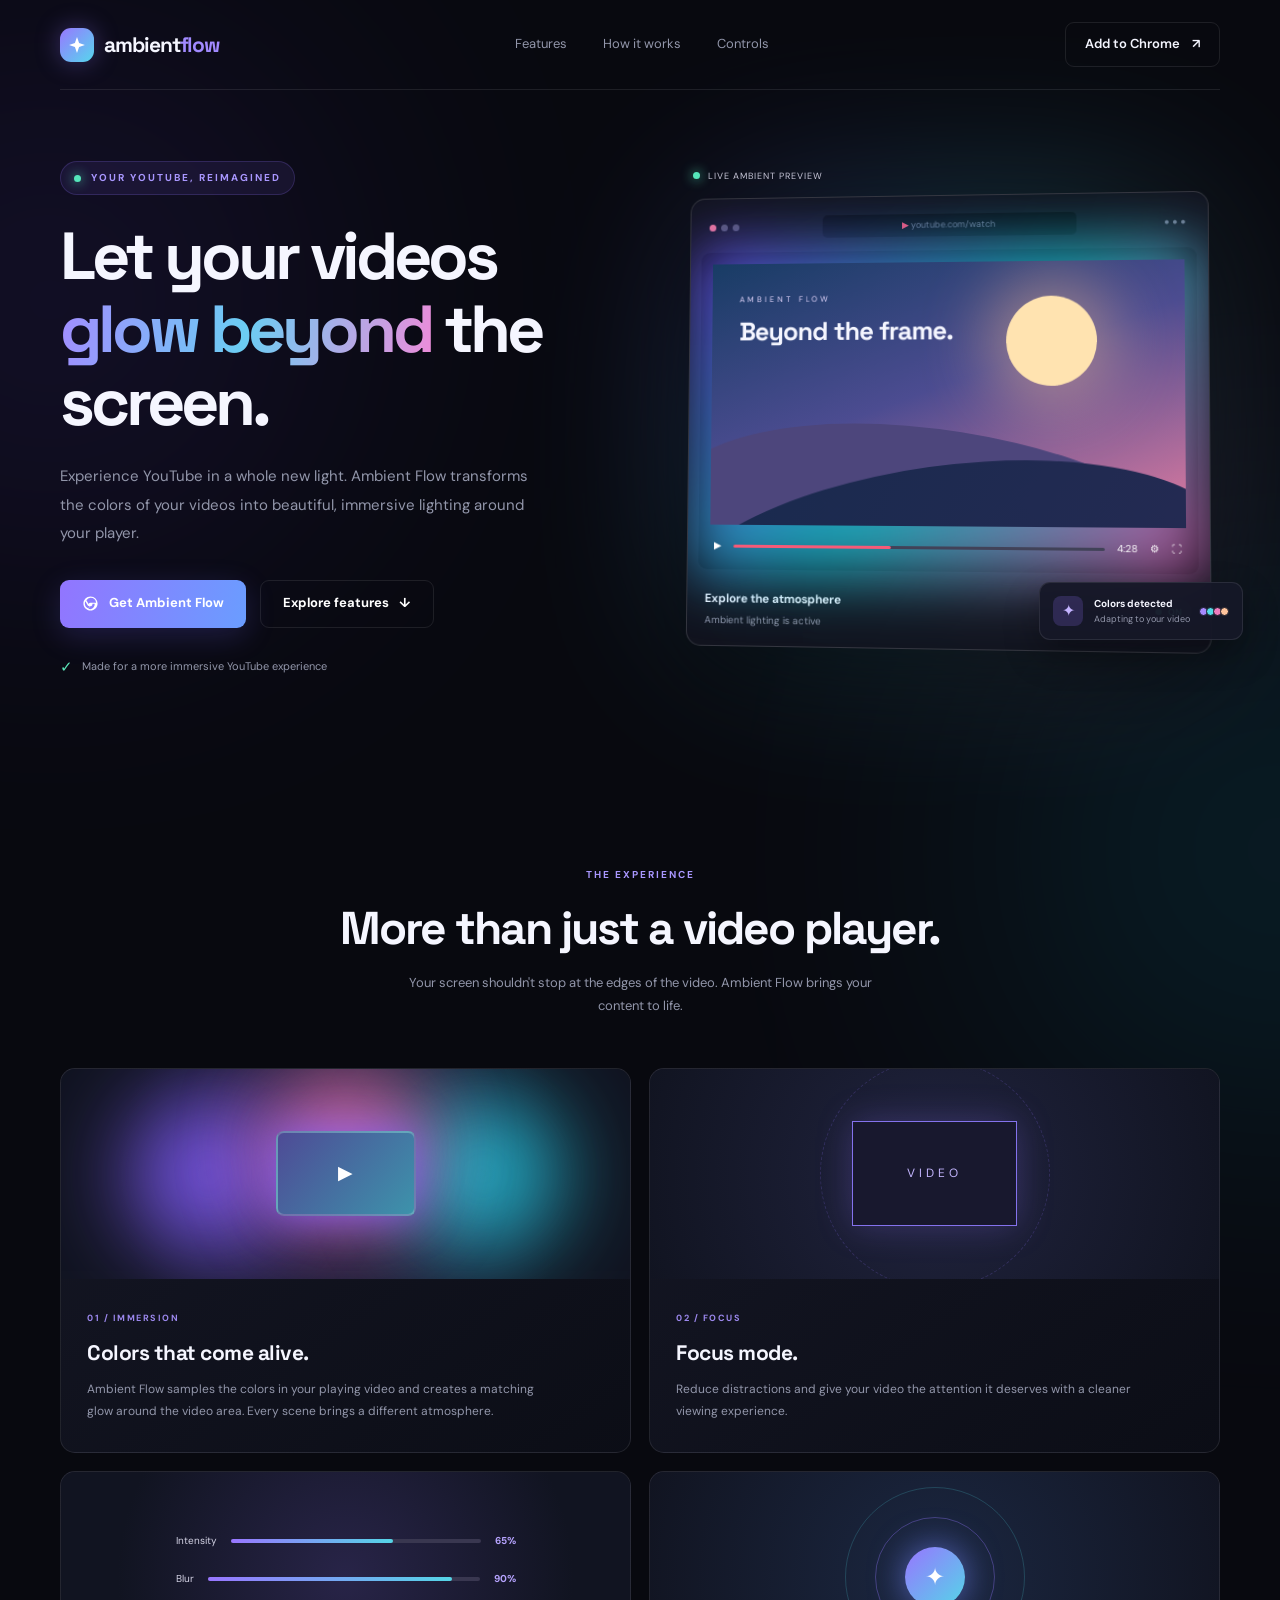
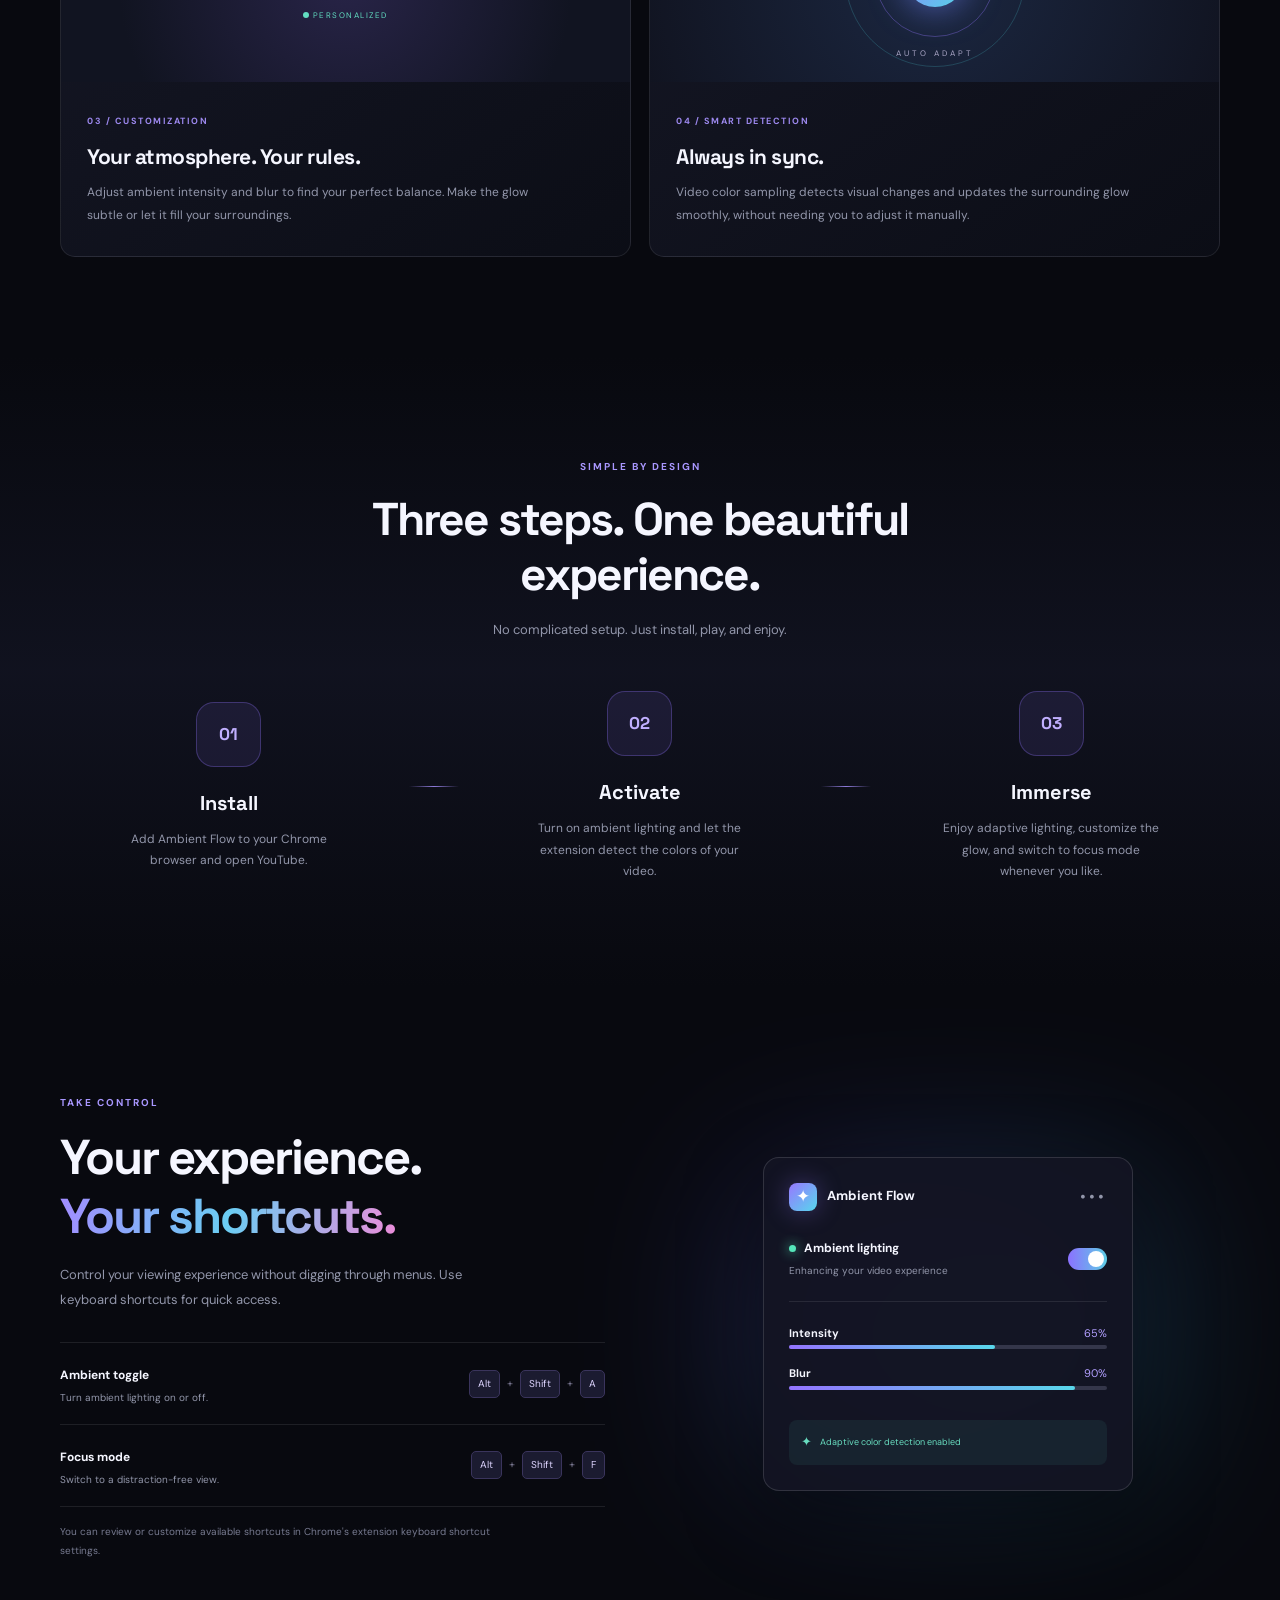
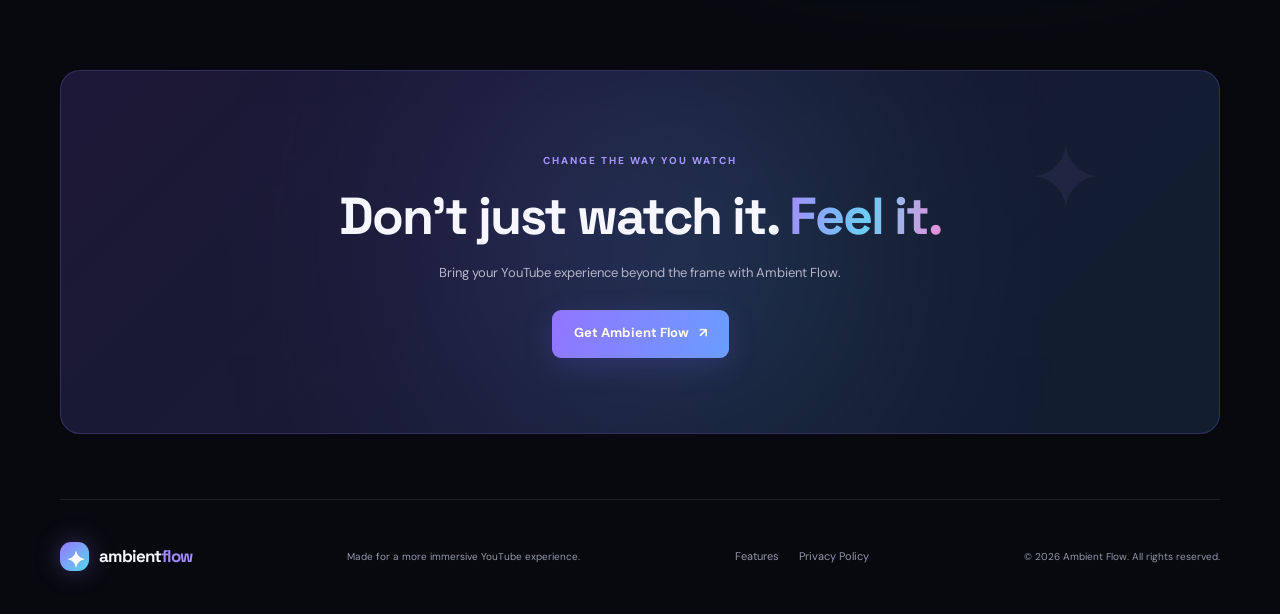
<file: index.html>
<!doctype html>
<html lang="en">
  <head>
    <meta charset="UTF-8" />
    <meta name="viewport" content="width=device-width, initial-scale=1.0" />
    <meta name="theme-color" content="#08090f" />

    <title>Ambient Flow — YouTube, Beyond the Frame</title>

    <meta
      name="description"
      content="Transform your YouTube experience with beautiful, adaptive ambient lighting."
    />

    <link rel="stylesheet" href="style.css" />

    <link rel="preconnect" href="https://fonts.googleapis.com" />
    <link rel="preconnect" href="https://fonts.gstatic.com" crossorigin />
    <link
      href="https://fonts.googleapis.com/css2?family=DM+Sans:wght@400;500;600;700;800&family=Space+Grotesk:wght@400;500;600;700&display=swap"
      rel="stylesheet"
    />
  </head>

  <body>
    <!-- Background decoration -->
    <div class="background-glow glow-one"></div>
    <div class="background-glow glow-two"></div>

    <!-- Navigation -->
    <header class="navbar container">
      <a href="#" class="brand">
        <span class="brand-icon">
          <svg viewBox="0 0 24 24" fill="none">
            <path
              d="M12 2.5L14.5 9.5L21.5 12L14.5 14.5L12 21.5L9.5 14.5L2.5 12L9.5 9.5L12 2.5Z"
              fill="currentColor"
            />
          </svg>
        </span>
        <span>ambient<span class="brand-light">flow</span></span>
      </a>

      <nav class="nav-links">
        <a href="#features">Features</a>
        <a href="#how-it-works">How it works</a>
        <a href="#controls">Controls</a>
      </nav>

      <a
        href="https://chromewebstore.google.com/detail/youtube-ambient-flow/laffdebjbajblglnmbibjgfflgacempg?authuser=1&hl=en"
        target="_blank"
        rel="noopener noreferrer"
        class="nav-button"
      >
        Add to Chrome <span>↗</span>
      </a>
    </header>

    <!-- Hero -->
    <main>
      <section class="hero container">
        <div class="hero-content">
          <div class="eyebrow">
            <span class="live-dot"></span>
            YOUR YOUTUBE, REIMAGINED
          </div>

          <h1>
            Let your videos
            <span class="gradient-text">glow beyond</span>
            the screen.
          </h1>

          <p class="hero-description">
            Experience YouTube in a whole new light. Ambient Flow transforms the
            colors of your videos into beautiful, immersive lighting around your
            player.
          </p>

          <div class="hero-actions">
            <a
              href="https://chromewebstore.google.com/detail/youtube-ambient-flow/laffdebjbajblglnmbibjgfflgacempg?authuser=1&hl=en"
              target="_blank"
              rel="noopener noreferrer"
              class="primary-button"
            >
              <svg viewBox="0 0 24 24" fill="currentColor">
                <path
                  d="M12 2C6.48 2 2 6.48 2 12s4.48 10 10 10
                            10-4.48 10-10S17.52 2 12 2Zm0 2a8 8 0 0 1
                            7.93 7H12a3 3 0 0 0-2.65 1.6L6.2 7.3A7.96
                            7.96 0 0 1 12 4Zm-8 8c0-1.12.23-2.18.65-3.15
                            l3.52 6.1A3 3 0 0 0 11 16h.1l-1.55 3.2A8
                            8 0 0 1 4 12Zm8 8c-1.1 0-2.16-.22-3.12-.64
                            l1.76-3.62a3 3 0 0 0 4.05-3.48h3.24A8 8 0
                            0 1 12 20Z"
                />
              </svg>
              Get Ambient Flow
            </a>

            <a href="#features" class="secondary-button">
              Explore features <span>↓</span>
            </a>
          </div>

          <div class="hero-note">
            <span class="check-icon">✓</span>
            Made for a more immersive YouTube experience
          </div>
        </div>

        <!-- Visual demo -->
        <div class="hero-visual">
          <div class="visual-glow"></div>

          <div class="demo-window">
            <div class="window-header">
              <div class="window-dots">
                <span></span>
                <span></span>
                <span></span>
              </div>

              <div class="window-address"><span>▶</span> youtube.com/watch</div>

              <div class="window-menu">•••</div>
            </div>

            <div class="video-area">
              <div class="video-light"></div>

              <div class="video-scene">
                <div class="sun"></div>
                <div class="mountain mountain-back"></div>
                <div class="mountain mountain-front"></div>
                <div class="video-caption">
                  <span>AMBIENT FLOW</span>
                  <strong>Beyond the frame.</strong>
                </div>
              </div>

              <div class="video-controls">
                <span>▶</span>
                <div class="progress">
                  <span></span>
                </div>
                <span>4:28</span>
                <span>⚙</span>
                <span>⛶</span>
              </div>
            </div>

            <div class="demo-info">
              <div>
                <strong>Explore the atmosphere</strong>
                <p>Ambient lighting is active</p>
              </div>

              <div class="active-status"><span></span> ON</div>
            </div>
          </div>

          <div class="floating-card">
            <div class="floating-icon">✦</div>
            <div>
              <strong>Colors detected</strong>
              <p>Adapting to your video</p>
            </div>
            <div class="color-dots">
              <span></span>
              <span></span>
              <span></span>
              <span></span>
            </div>
          </div>

          <div class="visual-label">
            <span class="live-dot"></span>
            LIVE AMBIENT PREVIEW
          </div>
        </div>
      </section>

      <!-- Feature introduction -->
      <section class="intro-section container" id="features">
        <div class="section-heading">
          <span class="section-label">THE EXPERIENCE</span>
          <h2>More than just a video player.</h2>
          <p>
            Your screen shouldn't stop at the edges of the video. Ambient Flow
            brings your content to life.
          </p>
        </div>

        <div class="feature-grid">
          <article class="feature-card feature-large">
            <div class="feature-visual color-visual">
              <div class="color-orb orb-one"></div>
              <div class="color-orb orb-two"></div>
              <div class="color-orb orb-three"></div>
              <div class="mini-screen">
                <span>▶</span>
              </div>
            </div>

            <div class="feature-content">
              <span class="feature-number">01 / IMMERSION</span>
              <h3>Colors that come alive.</h3>
              <p>
                Ambient Flow samples the colors in your playing video and
                creates a matching glow around the video area. Every scene
                brings a different atmosphere.
              </p>
            </div>
          </article>

          <article class="feature-card">
            <div class="feature-visual focus-visual">
              <div class="focus-frame">
                <span>VIDEO</span>
              </div>
              <div class="focus-line"></div>
            </div>

            <div class="feature-content">
              <span class="feature-number">02 / FOCUS</span>
              <h3>Focus mode.</h3>
              <p>
                Reduce distractions and give your video the attention it
                deserves with a cleaner viewing experience.
              </p>
            </div>
          </article>

          <article class="feature-card">
            <div class="feature-visual settings-visual">
              <div class="setting-row">
                <span>Intensity</span>
                <div class="fake-slider"><span></span></div>
                <b>65%</b>
              </div>

              <div class="setting-row">
                <span>Blur</span>
                <div class="fake-slider blur-slider"><span></span></div>
                <b>90%</b>
              </div>

              <div class="setting-badge"><span></span> PERSONALIZED</div>
            </div>

            <div class="feature-content">
              <span class="feature-number">03 / CUSTOMIZATION</span>
              <h3>Your atmosphere. Your rules.</h3>
              <p>
                Adjust ambient intensity and blur to find your perfect balance.
                Make the glow subtle or let it fill your surroundings.
              </p>
            </div>
          </article>

          <article class="feature-card">
            <div class="feature-visual smart-visual">
              <div class="smart-center">✦</div>
              <div class="smart-ring ring-one"></div>
              <div class="smart-ring ring-two"></div>
              <span class="smart-text">AUTO ADAPT</span>
            </div>

            <div class="feature-content">
              <span class="feature-number">04 / SMART DETECTION</span>
              <h3>Always in sync.</h3>
              <p>
                Video color sampling detects visual changes and updates the
                surrounding glow smoothly, without needing you to adjust it
                manually.
              </p>
            </div>
          </article>
        </div>
      </section>

      <!-- How it works -->
      <section class="how-section" id="how-it-works">
        <div class="container">
          <div class="section-heading">
            <span class="section-label">SIMPLE BY DESIGN</span>
            <h2>Three steps. One beautiful experience.</h2>
            <p>No complicated setup. Just install, play, and enjoy.</p>
          </div>

          <div class="steps-grid">
            <div class="step">
              <div class="step-icon">01</div>
              <h3>Install</h3>
              <p>Add Ambient Flow to your Chrome browser and open YouTube.</p>
            </div>

            <div class="step-connector"></div>

            <div class="step">
              <div class="step-icon">02</div>
              <h3>Activate</h3>
              <p>
                Turn on ambient lighting and let the extension detect the colors
                of your video.
              </p>
            </div>

            <div class="step-connector"></div>

            <div class="step">
              <div class="step-icon">03</div>
              <h3>Immerse</h3>
              <p>
                Enjoy adaptive lighting, customize the glow, and switch to focus
                mode whenever you like.
              </p>
            </div>
          </div>
        </div>
      </section>

      <!-- Controls -->
      <section class="controls-section container" id="controls">
        <div class="controls-copy">
          <span class="section-label">TAKE CONTROL</span>

          <h2>
            Your experience.
            <span class="gradient-text">Your shortcuts.</span>
          </h2>

          <p>
            Control your viewing experience without digging through menus. Use
            keyboard shortcuts for quick access.
          </p>

          <div class="shortcut-list">
            <div class="shortcut">
              <div>
                <strong>Ambient toggle</strong>
                <p>Turn ambient lighting on or off.</p>
              </div>
              <kbd>Alt</kbd><span>+</span><kbd>Shift</kbd> <span>+</span
              ><kbd>A</kbd>
            </div>

            <div class="shortcut">
              <div>
                <strong>Focus mode</strong>
                <p>Switch to a distraction-free view.</p>
              </div>
              <kbd>Alt</kbd><span>+</span><kbd>Shift</kbd> <span>+</span
              ><kbd>F</kbd>
            </div>
          </div>

          <p class="shortcut-note">
            You can review or customize available shortcuts in Chrome's
            extension keyboard shortcut settings.
          </p>
        </div>

        <div class="controls-preview">
          <div class="preview-glow"></div>

          <div class="control-panel">
            <div class="panel-header">
              <div class="panel-brand">
                <span class="brand-icon">✦</span>
                <strong>Ambient Flow</strong>
              </div>
              <span class="panel-menu">•••</span>
            </div>

            <div class="panel-status">
              <div>
                <span class="live-dot"></span>
                <strong>Ambient lighting</strong>
                <p>Enhancing your video experience</p>
              </div>
              <div class="toggle-switch">
                <span></span>
              </div>
            </div>

            <div class="panel-divider"></div>

            <div class="panel-setting">
              <div>
                <strong>Intensity</strong>
                <span>65%</span>
              </div>
              <div class="panel-slider">
                <span class="intensity-fill"></span>
              </div>
            </div>

            <div class="panel-setting">
              <div>
                <strong>Blur</strong>
                <span>90%</span>
              </div>
              <div class="panel-slider">
                <span class="blur-fill"></span>
              </div>
            </div>

            <div class="panel-footer">
              <span>✦</span>
              Adaptive color detection enabled
            </div>
          </div>
        </div>
      </section>

      <!-- Final CTA -->
      <section class="cta-section container">
        <div class="cta-glow"></div>

        <div class="cta-content">
          <span class="section-label">CHANGE THE WAY YOU WATCH</span>

          <h2>
            Don't just watch it.
            <span class="gradient-text">Feel it.</span>
          </h2>

          <p>
            Bring your YouTube experience beyond the frame with Ambient Flow.
          </p>

          <a
            href="https://chromewebstore.google.com/"
            target="_blank"
            rel="noopener noreferrer"
            class="primary-button"
          >
            Get Ambient Flow <span>↗</span>
          </a>
        </div>

        <div class="cta-decoration">✦</div>
      </section>
    </main>

    <!-- Footer -->

    <footer class="footer container">
      <a href="index.html" class="brand">
        <span class="brand-icon">✦</span>
        <span>ambient<span class="brand-light">flow</span></span>
      </a>

      <p>Made for a more immersive YouTube experience.</p>

      <div class="footer-links">
        <a href="#features">Features</a>
        <a href="privacy.html">Privacy Policy</a>
      </div>

      <span class="copyright"> © 2026 Ambient Flow. All rights reserved. </span>
    </footer>
  </body>
</html>
</file>
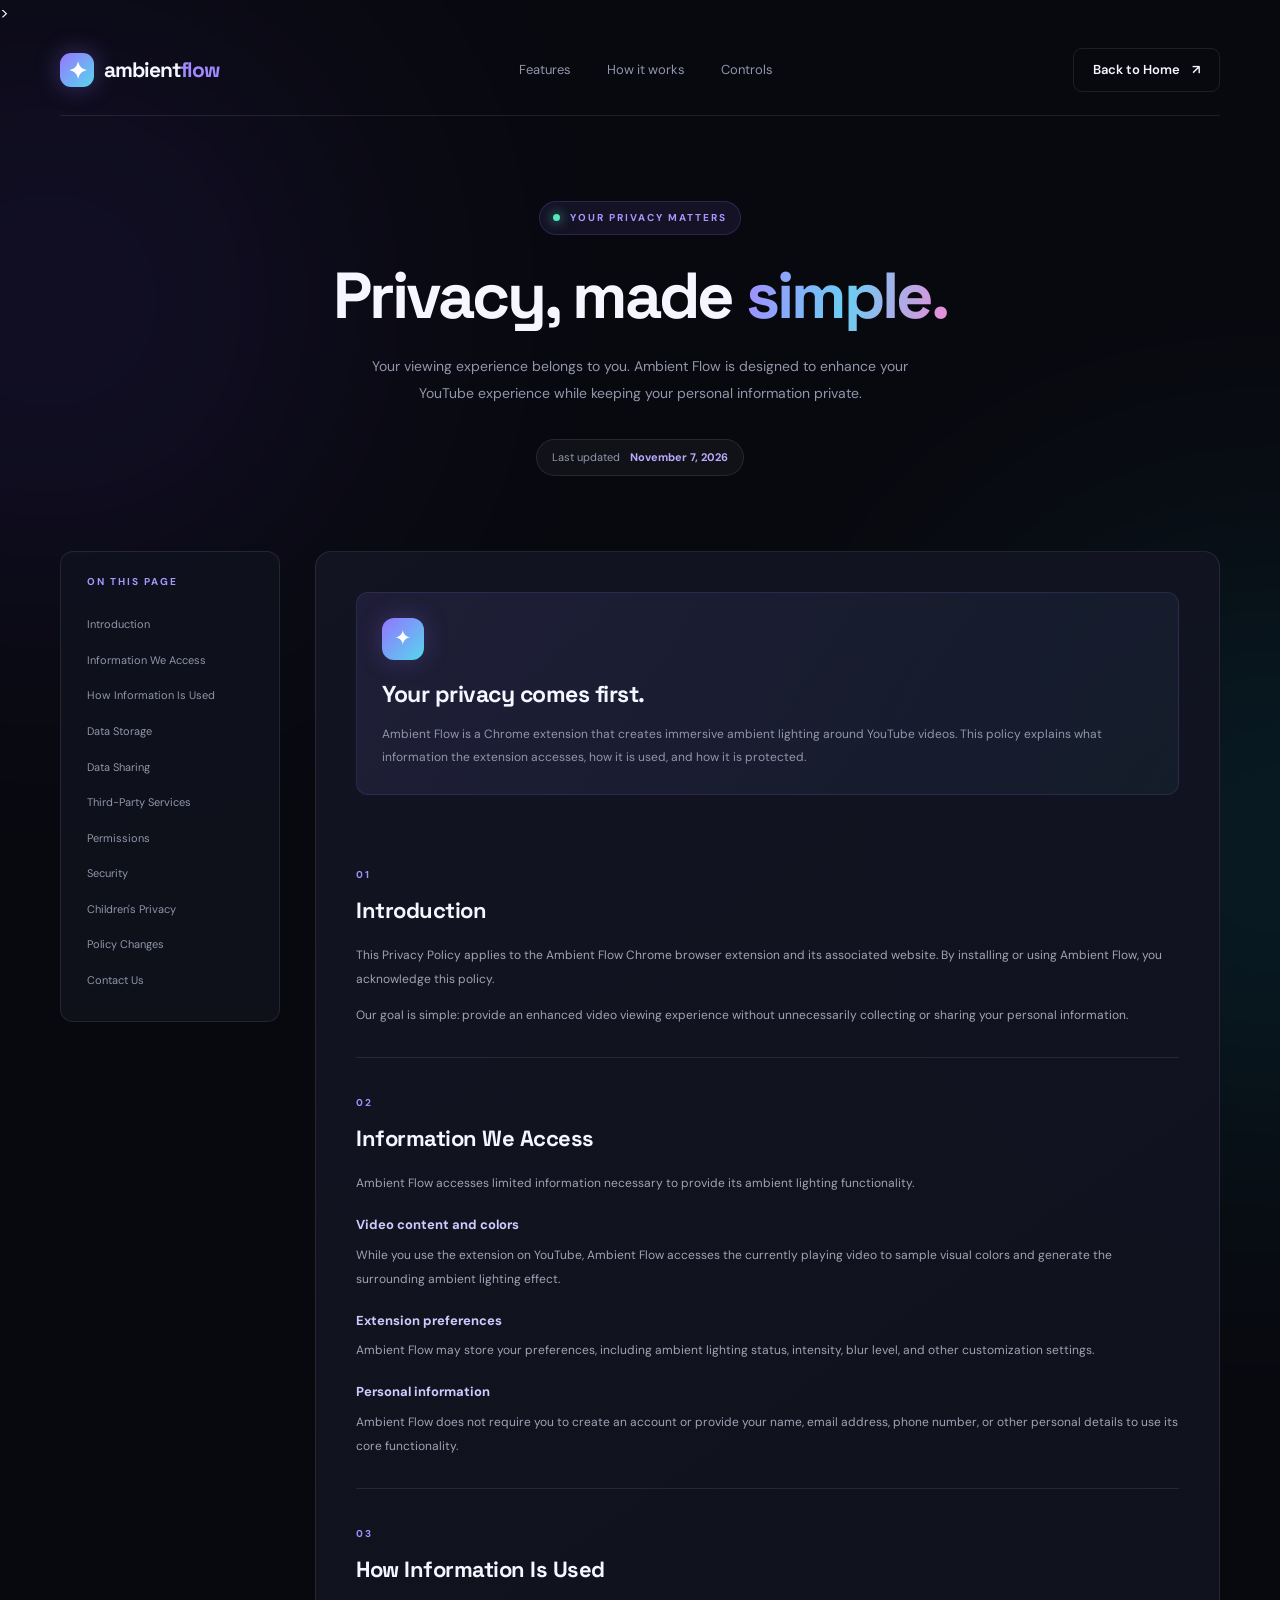
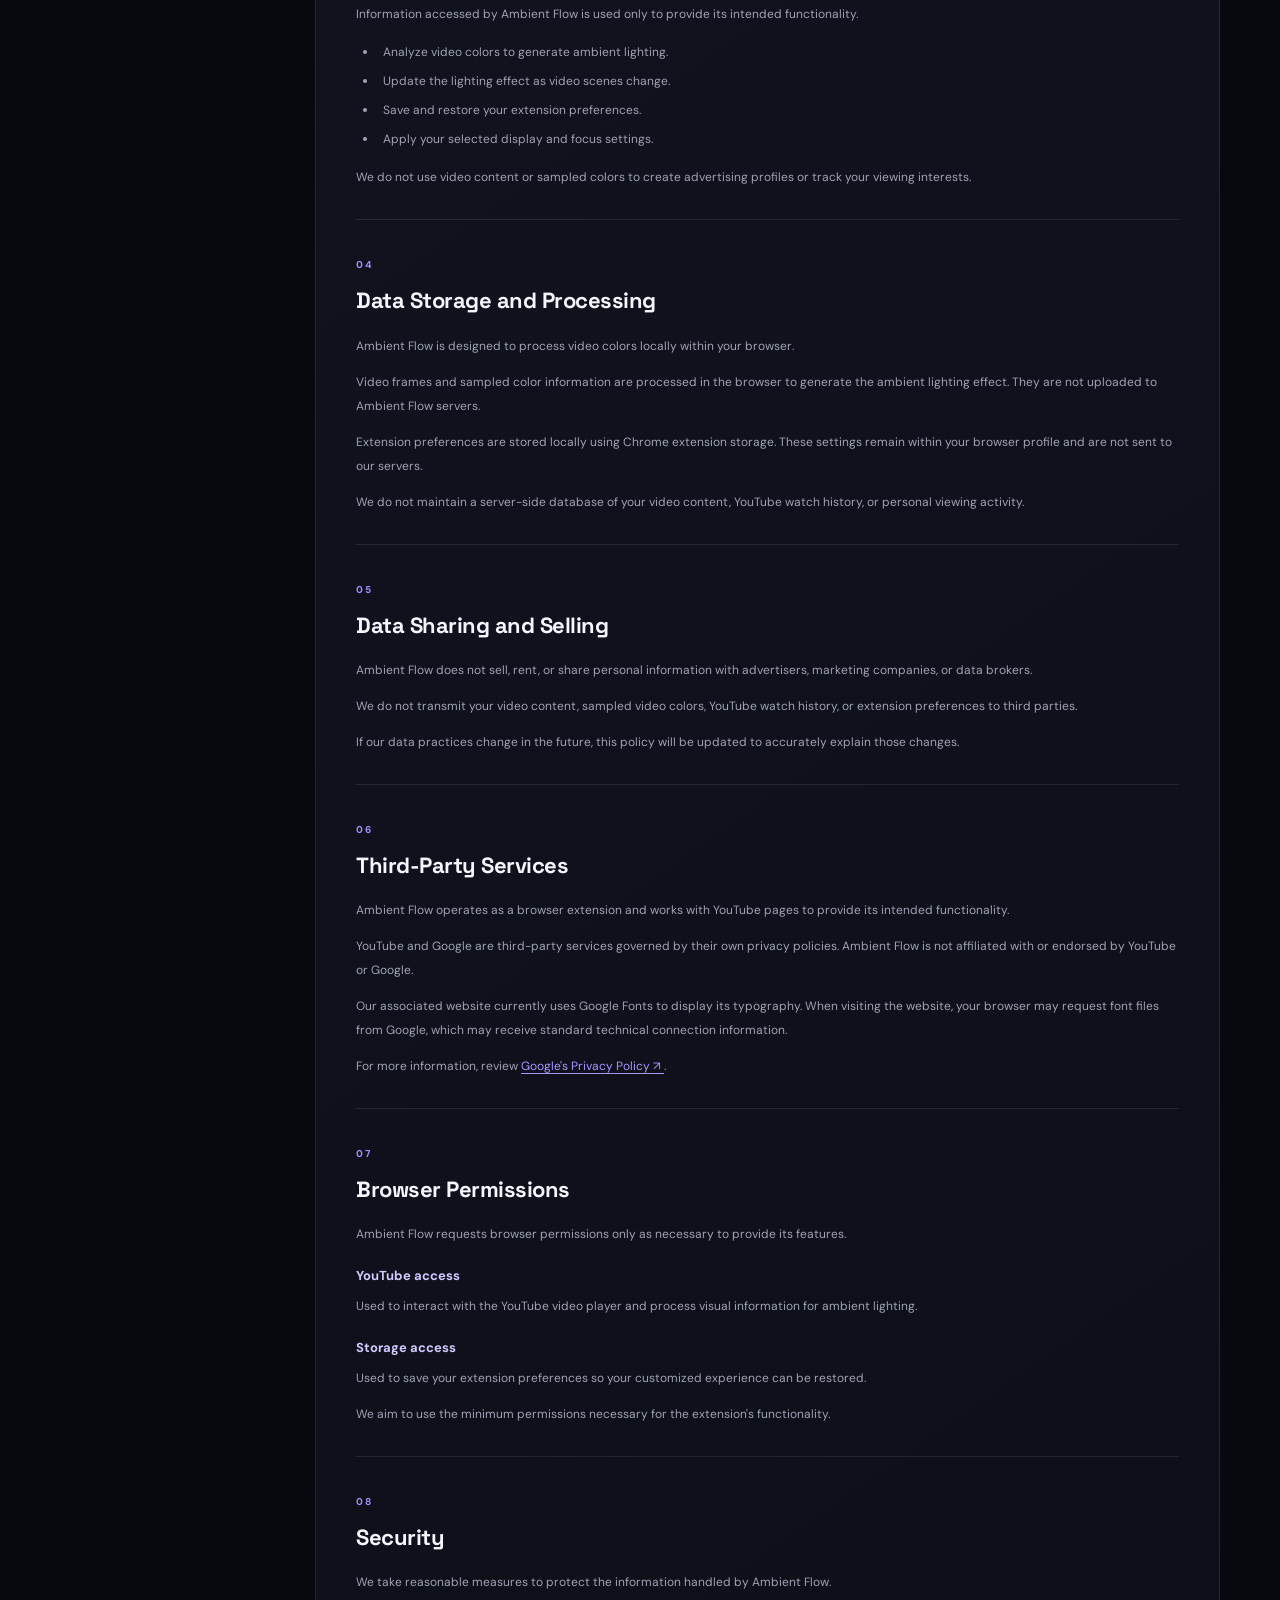
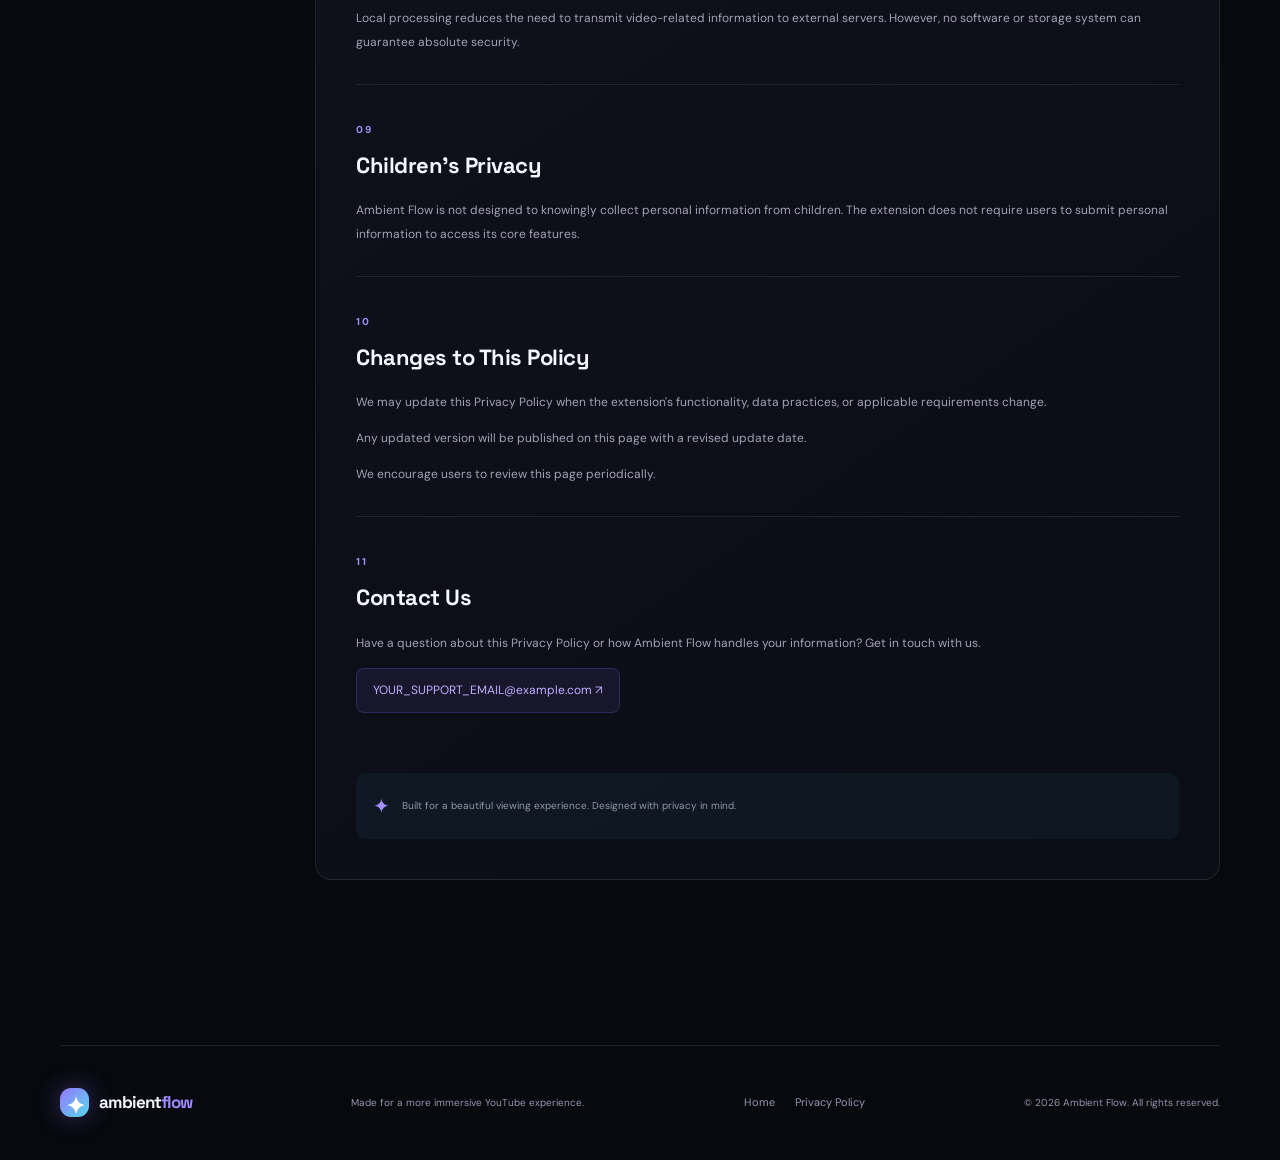
<file: privacy.html>
<!doctype html>
<html lang="en">
  <head>
    <meta charset="UTF-8" />
    <meta name="viewport" content="width=device-width, initial-scale=1.0" />
    <meta name="theme-color" content="#08090f" />

    <title>Privacy Policy — Ambient Flow</title>

    <meta
      name="description"
      content="Learn how Ambient Flow handles your privacy and data while enhancing your YouTube experience."
    />

    >

    <link rel="preconnect" href="https://fonts.googleapis.com" />
    <link rel="preconnect" href="https://fonts.gstatic.com" crossorigin />
    <link
      href="https://fonts.googleapis.com/css2?family=DM+Sans:wght@400;500;600;700;800&family=Space+Grotesk:wght@400;500;600;700&display=swap"
      rel="stylesheet"
    />

    <link rel="stylesheet" href="style.css" />
  </head>

  <body>
    <div class="background-glow glow-one"></div>
    <div class="background-glow glow-two"></div>

    <!-- Navigation -->
    <header class="navbar container">
      <a href="index.html" class="brand">
        <span class="brand-icon">✦</span>
        <span>ambient<span class="brand-light">flow</span></span>
      </a>

      <nav class="nav-links">
        <a href="index.html#features">Features</a>
        <a href="index.html#how-it-works">How it works</a>
        <a href="index.html#controls">Controls</a>
      </nav>

      <a href="index.html" class="nav-button"> Back to Home <span>↗</span> </a>
    </header>

    <!-- Privacy Hero -->
    <main class="container privacy-main">
      <section class="privacy-hero">
        <div class="eyebrow">
          <span class="live-dot"></span>
          YOUR PRIVACY MATTERS
        </div>

        <h1>
          Privacy, made
          <span class="gradient-text">simple.</span>
        </h1>

        <p>
          Your viewing experience belongs to you. Ambient Flow is designed to
          enhance your YouTube experience while keeping your personal
          information private.
        </p>

        <div class="privacy-updated">
          <span>Last updated</span>
          <strong>November 7, 2026</strong>
        </div>
      </section>

      <!-- Privacy Content -->
      <div class="policy-layout">
        <!-- Table of Contents -->
        <aside class="policy-sidebar">
          <span class="section-label">ON THIS PAGE</span>

          <a href="#introduction">Introduction</a>
          <a href="#information">Information We Access</a>
          <a href="#usage">How Information Is Used</a>
          <a href="#storage">Data Storage</a>
          <a href="#sharing">Data Sharing</a>
          <a href="#third-party">Third-Party Services</a>
          <a href="#permissions">Permissions</a>
          <a href="#security">Security</a>
          <a href="#children">Children's Privacy</a>
          <a href="#changes">Policy Changes</a>
          <a href="#contact">Contact Us</a>
        </aside>

        <!-- Policy Document -->
        <article class="policy-document">
          <section class="policy-intro">
            <div class="policy-icon">✦</div>

            <h2>Your privacy comes first.</h2>

            <p>
              Ambient Flow is a Chrome extension that creates immersive ambient
              lighting around YouTube videos. This policy explains what
              information the extension accesses, how it is used, and how it is
              protected.
            </p>
          </section>

          <section class="policy-section" id="introduction">
            <span class="policy-number">01</span>

            <h2>Introduction</h2>

            <p>
              This Privacy Policy applies to the Ambient Flow Chrome browser
              extension and its associated website. By installing or using
              Ambient Flow, you acknowledge this policy.
            </p>

            <p>
              Our goal is simple: provide an enhanced video viewing experience
              without unnecessarily collecting or sharing your personal
              information.
            </p>
          </section>

          <section class="policy-section" id="information">
            <span class="policy-number">02</span>

            <h2>Information We Access</h2>

            <p>
              Ambient Flow accesses limited information necessary to provide its
              ambient lighting functionality.
            </p>

            <h3>Video content and colors</h3>

            <p>
              While you use the extension on YouTube, Ambient Flow accesses the
              currently playing video to sample visual colors and generate the
              surrounding ambient lighting effect.
            </p>

            <h3>Extension preferences</h3>

            <p>
              Ambient Flow may store your preferences, including ambient
              lighting status, intensity, blur level, and other customization
              settings.
            </p>

            <h3>Personal information</h3>

            <p>
              Ambient Flow does not require you to create an account or provide
              your name, email address, phone number, or other personal details
              to use its core functionality.
            </p>
          </section>

          <section class="policy-section" id="usage">
            <span class="policy-number">03</span>

            <h2>How Information Is Used</h2>

            <p>
              Information accessed by Ambient Flow is used only to provide its
              intended functionality.
            </p>

            <ul>
              <li>Analyze video colors to generate ambient lighting.</li>
              <li>Update the lighting effect as video scenes change.</li>
              <li>Save and restore your extension preferences.</li>
              <li>Apply your selected display and focus settings.</li>
            </ul>

            <p>
              We do not use video content or sampled colors to create
              advertising profiles or track your viewing interests.
            </p>
          </section>

          <section class="policy-section" id="storage">
            <span class="policy-number">04</span>

            <h2>Data Storage and Processing</h2>

            <p>
              Ambient Flow is designed to process video colors locally within
              your browser.
            </p>

            <p>
              Video frames and sampled color information are processed in the
              browser to generate the ambient lighting effect. They are not
              uploaded to Ambient Flow servers.
            </p>

            <p>
              Extension preferences are stored locally using Chrome extension
              storage. These settings remain within your browser profile and are
              not sent to our servers.
            </p>

            <p>
              We do not maintain a server-side database of your video content,
              YouTube watch history, or personal viewing activity.
            </p>
          </section>

          <section class="policy-section" id="sharing">
            <span class="policy-number">05</span>

            <h2>Data Sharing and Selling</h2>

            <p>
              Ambient Flow does not sell, rent, or share personal information
              with advertisers, marketing companies, or data brokers.
            </p>

            <p>
              We do not transmit your video content, sampled video colors,
              YouTube watch history, or extension preferences to third parties.
            </p>

            <p>
              If our data practices change in the future, this policy will be
              updated to accurately explain those changes.
            </p>
          </section>

          <section class="policy-section" id="third-party">
            <span class="policy-number">06</span>

            <h2>Third-Party Services</h2>

            <p>
              Ambient Flow operates as a browser extension and works with
              YouTube pages to provide its intended functionality.
            </p>

            <p>
              YouTube and Google are third-party services governed by their own
              privacy policies. Ambient Flow is not affiliated with or endorsed
              by YouTube or Google.
            </p>

            <p>
              Our associated website currently uses Google Fonts to display its
              typography. When visiting the website, your browser may request
              font files from Google, which may receive standard technical
              connection information.
            </p>

            <p>
              For more information, review
              <a
                href="https://policies.google.com/privacy"
                target="_blank"
                rel="noopener noreferrer"
              >
                Google's Privacy Policy ↗ </a
              >.
            </p>
          </section>

          <section class="policy-section" id="permissions">
            <span class="policy-number">07</span>

            <h2>Browser Permissions</h2>

            <p>
              Ambient Flow requests browser permissions only as necessary to
              provide its features.
            </p>

            <h3>YouTube access</h3>

            <p>
              Used to interact with the YouTube video player and process visual
              information for ambient lighting.
            </p>

            <h3>Storage access</h3>

            <p>
              Used to save your extension preferences so your customized
              experience can be restored.
            </p>

            <p>
              We aim to use the minimum permissions necessary for the
              extension's functionality.
            </p>
          </section>

          <section class="policy-section" id="security">
            <span class="policy-number">08</span>

            <h2>Security</h2>

            <p>
              We take reasonable measures to protect the information handled by
              Ambient Flow.
            </p>

            <p>
              Local processing reduces the need to transmit video-related
              information to external servers. However, no software or storage
              system can guarantee absolute security.
            </p>
          </section>

          <section class="policy-section" id="children">
            <span class="policy-number">09</span>

            <h2>Children's Privacy</h2>

            <p>
              Ambient Flow is not designed to knowingly collect personal
              information from children. The extension does not require users to
              submit personal information to access its core features.
            </p>
          </section>

          <section class="policy-section" id="changes">
            <span class="policy-number">10</span>

            <h2>Changes to This Policy</h2>

            <p>
              We may update this Privacy Policy when the extension's
              functionality, data practices, or applicable requirements change.
            </p>

            <p>
              Any updated version will be published on this page with a revised
              update date.
            </p>

            <p>We encourage users to review this page periodically.</p>
          </section>

          <section class="policy-section contact-policy" id="contact">
            <span class="policy-number">11</span>

            <h2>Contact Us</h2>

            <p>
              Have a question about this Privacy Policy or how Ambient Flow
              handles your information? Get in touch with us.
            </p>

            <a
              href="mailto:YOUR_SUPPORT_EMAIL@example.com"
              class="contact-email"
            >
              YOUR_SUPPORT_EMAIL@example.com ↗
            </a>
          </section>

          <div class="policy-footer-note">
            <span>✦</span>
            <p>
              Built for a beautiful viewing experience. Designed with privacy in
              mind.
            </p>
          </div>
        </article>
      </div>
    </main>

    <!-- Footer -->
    <footer class="footer container">
      <a href="index.html" class="brand">
        <span class="brand-icon">✦</span>
        <span>ambient<span class="brand-light">flow</span></span>
      </a>

      <p>Made for a more immersive YouTube experience.</p>

      <div class="footer-links">
        <a href="index.html">Home</a>
        <a href="privacy-policy.html">Privacy Policy</a>
      </div>

      <span class="copyright"> © 2026 Ambient Flow. All rights reserved. </span>
    </footer>
  </body>
</html>
</file>
<file: style.css>
/* =========================================
   AMBIENT FLOW
   Premium dark landing page
========================================= */

:root {
  --bg: #08090f;
  --surface: #10121d;
  --surface-light: #151827;
  --text: #f5f6ff;
  --muted: #9296aa;
  --purple: #9275ff;
  --cyan: #57d9f5;
  --pink: #ee83d9;
  --border: rgba(255, 255, 255, 0.09);

  --font-main: "DM Sans", sans-serif;
  --font-heading: "Space Grotesk", sans-serif;
}

* {
  margin: 0;
  padding: 0;
  box-sizing: border-box;
}

html {
  scroll-behavior: smooth;
}

body {
  background: var(--bg);
  color: var(--text);
  font-family: var(--font-main);
  line-height: 1.6;
  overflow-x: hidden;
}

a {
  color: inherit;
  text-decoration: none;
}

button,
a {
  -webkit-tap-highlight-color: transparent;
}

.container {
  width: min(1160px, calc(100% - 48px));
  margin: 0 auto;
}

.background-glow {
  position: absolute;
  width: 500px;
  height: 500px;
  border-radius: 50%;
  filter: blur(150px);
  opacity: 0.14;
  pointer-events: none;
  z-index: -1;
}

.glow-one {
  background: #7547ff;
  top: 50px;
  left: -200px;
}

.glow-two {
  background: #13c9e9;
  top: 600px;
  right: -250px;
}

/* NAVIGATION */

.navbar {
  height: 90px;
  display: flex;
  justify-content: space-between;
  align-items: center;
  border-bottom: 1px solid var(--border);
}

.brand {
  display: inline-flex;
  align-items: center;
  gap: 10px;
  font-family: var(--font-heading);
  font-size: 21px;
  font-weight: 700;
  letter-spacing: -1px;
}

.brand-icon {
  display: grid;
  place-items: center;
  width: 34px;
  height: 34px;
  color: white;
  font-size: 23px;
  background: linear-gradient(135deg, #9877ff, #56d7ed);
  border-radius: 11px;
  box-shadow: 0 0 25px rgba(146, 117, 255, 0.35);
}

.brand-icon svg {
  width: 20px;
  height: 20px;
}

.brand-light {
  color: #a18aff;
}

.nav-links {
  display: flex;
  gap: 36px;
}

.nav-links a {
  color: var(--muted);
  font-size: 13px;
  transition: color 0.3s;
}

.nav-links a:hover {
  color: white;
}

.nav-button {
  display: flex;
  align-items: center;
  gap: 12px;
  padding: 11px 19px;
  border: 1px solid var(--border);
  border-radius: 9px;
  font-size: 13px;
  font-weight: 600;
  transition: 0.3s;
}

.nav-button:hover {
  background: white;
  color: var(--bg);
}

/* HERO */

.hero {
  min-height: 680px;
  display: grid;
  grid-template-columns: 1fr 1fr;
  align-items: center;
  gap: 55px;
  padding-top: 55px;
  padding-bottom: 75px;
}

.eyebrow,
.section-label {
  color: #a997ff;
  font-size: 10px;
  letter-spacing: 2px;
  font-weight: 700;
}

.eyebrow {
  display: inline-flex;
  align-items: center;
  gap: 10px;
  padding: 8px 13px;
  background: rgba(146, 117, 255, 0.09);
  border: 1px solid rgba(146, 117, 255, 0.2);
  border-radius: 30px;
}

.live-dot {
  width: 7px;
  height: 7px;
  display: inline-block;
  background: #55e6ba;
  border-radius: 50%;
  box-shadow: 0 0 12px #55e6ba;
}

.hero h1 {
  max-width: 600px;
  margin-top: 25px;
  font-family: var(--font-heading);
  font-size: clamp(48px, 5.2vw, 70px);
  line-height: 1.09;
  letter-spacing: -4px;
  font-weight: 700;
}

.gradient-text {
  display: inline-block;
  background: linear-gradient(100deg, #a28cff, #6bcdf3, #ec8cda);
  background-clip: text;
  -webkit-background-clip: text;
  color: transparent;
}

.hero-description {
  max-width: 490px;
  color: var(--muted);
  font-size: 15px;
  line-height: 1.9;
  margin-top: 24px;
}

.hero-actions {
  display: flex;
  flex-wrap: wrap;
  gap: 14px;
  margin-top: 32px;
}

.primary-button,
.secondary-button {
  min-height: 48px;
  display: inline-flex;
  align-items: center;
  justify-content: center;
  gap: 10px;
  padding: 0 22px;
  border-radius: 9px;
  font-size: 13px;
  font-weight: 700;
  transition: all 0.3s ease;
}

.primary-button {
  background: linear-gradient(105deg, #9275ff, #6a9dff);
  color: white;
  box-shadow: 0 8px 30px rgba(115, 104, 255, 0.2);
}

.primary-button svg {
  width: 17px;
  height: 17px;
}

.primary-button:hover {
  transform: translateY(-3px);
  box-shadow: 0 10px 35px rgba(115, 104, 255, 0.4);
}

.secondary-button {
  color: white;
  border: 1px solid var(--border);
}

.secondary-button:hover {
  background: var(--surface);
  border-color: #9275ff;
}

.hero-note {
  margin-top: 27px;
  font-size: 11px;
  color: var(--muted);
  display: flex;
  align-items: center;
  gap: 9px;
}

.check-icon {
  color: #5be6b9;
  font-size: 15px;
}

/* HERO DEMO WINDOW */

.hero-visual {
  position: relative;
  padding: 15px;
}

.visual-glow {
  position: absolute;
  inset: 10%;
  background: linear-gradient(120deg, #7654ff, #30d9e7, #ed74c9);
  filter: blur(95px);
  opacity: 0.35;
}

.demo-window {
  position: relative;
  overflow: hidden;
  padding: 11px;
  background: rgba(17, 19, 31, 0.9);
  border: 1px solid rgba(255, 255, 255, 0.15);
  border-radius: 15px;
  box-shadow: 0 30px 90px rgba(0, 0, 0, 0.45);
  transform: perspective(1000px) rotateY(-4deg) rotateX(2deg);
}

.window-header {
  height: 37px;
  display: flex;
  align-items: center;
  justify-content: space-between;
  padding: 0 8px;
  color: #72768b;
}

.window-dots {
  display: flex;
  gap: 5px;
}

.window-dots span {
  width: 7px;
  height: 7px;
  border-radius: 50%;
  background: #55566a;
}

.window-dots span:first-child {
  background: #f47791;
}

.window-address {
  width: 53%;
  padding: 4px;
  text-align: center;
  background: #080a11;
  border-radius: 5px;
  font-size: 9px;
}

.window-address span {
  color: #ff4d6d;
}

.window-menu {
  letter-spacing: 2px;
}

.video-area {
  position: relative;
  isolation: isolate;
  margin-top: 7px;
  padding: 12px;
  border-radius: 9px;
  background: #080a13;
}

.video-light {
  position: absolute;
  z-index: -1;
  inset: -7px;
  background: linear-gradient(130deg, #754cff, #1dcbdb, #ed62b9);
  filter: blur(30px);
  opacity: 0.8;
}

.video-scene {
  position: relative;
  height: 265px;
  overflow: hidden;
  background: linear-gradient(160deg, #183c65 0%, #4c4c91 48%, #e17ca0 100%);
}

.sun {
  position: absolute;
  width: 90px;
  height: 90px;
  top: 35px;
  right: 18%;
  background: #ffe3b0;
  border-radius: 50%;
  box-shadow: 0 0 65px 20px rgba(255, 190, 145, 0.45);
}

.mountain {
  position: absolute;
  left: -10%;
  bottom: -100px;
  width: 120%;
  height: 220px;
  border-radius: 50% 50% 0 0;
  transform: rotate(-8deg);
}

.mountain-back {
  background: #4d467c;
  bottom: -125px;
  transform: rotate(9deg);
}

.mountain-front {
  background: linear-gradient(130deg, #182a4e, #262a53);
  bottom: -160px;
}

.video-caption {
  position: absolute;
  z-index: 2;
  top: 30px;
  left: 28px;
  display: flex;
  flex-direction: column;
}

.video-caption span {
  font-size: 8px;
  letter-spacing: 3px;
  color: #e7d9ff;
}

.video-caption strong {
  margin-top: 6px;
  font-family: var(--font-heading);
  font-size: 26px;
  letter-spacing: -1px;
}

.video-controls {
  display: flex;
  align-items: center;
  gap: 12px;
  padding: 13px 4px 4px;
  font-size: 10px;
  color: white;
}

.progress {
  flex: 1;
  height: 3px;
  border-radius: 5px;
  background: #414258;
}

.progress span {
  display: block;
  height: 100%;
  width: 43%;
  border-radius: 5px;
  background: #f75a78;
}

.demo-info {
  padding: 15px 7px 6px;
  display: flex;
  align-items: center;
  justify-content: space-between;
}

.demo-info strong {
  font-size: 12px;
}

.demo-info p {
  font-size: 10px;
  color: var(--muted);
  margin-top: 2px;
}

.active-status {
  display: flex;
  align-items: center;
  gap: 6px;
  padding: 5px 9px;
  color: #60e6bd;
  background: rgba(96, 230, 189, 0.09);
  border-radius: 20px;
  font-size: 9px;
  font-weight: 700;
}

.active-status span {
  width: 6px;
  height: 6px;
  background: #60e6bd;
  border-radius: 50%;
}

.floating-card {
  position: absolute;
  right: -23px;
  bottom: 22px;
  display: flex;
  align-items: center;
  gap: 11px;
  padding: 13px;
  background: rgba(22, 24, 39, 0.95);
  border: 1px solid var(--border);
  border-radius: 11px;
  box-shadow: 0 15px 35px rgba(0, 0, 0, 0.3);
}

.floating-icon {
  display: grid;
  place-items: center;
  width: 30px;
  height: 30px;
  border-radius: 8px;
  color: #c4b3ff;
  background: rgba(146, 117, 255, 0.2);
}

.floating-card strong {
  display: block;
  font-size: 10px;
}

.floating-card p {
  color: var(--muted);
  font-size: 9px;
}

.color-dots {
  display: flex;
}

.color-dots span {
  width: 9px;
  height: 9px;
  margin-left: -2px;
  border: 1px solid #171927;
  border-radius: 50%;
}

.color-dots span:nth-child(1) {
  background: #a68aff;
}

.color-dots span:nth-child(2) {
  background: #53d9e5;
}

.color-dots span:nth-child(3) {
  background: #ef7cbd;
}

.color-dots span:nth-child(4) {
  background: #ffc49c;
}

.visual-label {
  position: absolute;
  top: -9px;
  left: 25px;
  display: flex;
  align-items: center;
  gap: 8px;
  font-size: 9px;
  letter-spacing: 1px;
  color: #c7c6d7;
}

/* SHARED SECTION HEADING */

.intro-section {
  padding-top: 90px;
  padding-bottom: 100px;
}

.section-heading {
  max-width: 650px;
  margin: 0 auto 50px;
  text-align: center;
}

.section-heading h2 {
  margin-top: 15px;
  font-family: var(--font-heading);
  font-size: clamp(32px, 4vw, 46px);
  letter-spacing: -2px;
  line-height: 1.2;
}

.section-heading p {
  max-width: 500px;
  margin: 15px auto 0;
  font-size: 13px;
  line-height: 1.8;
  color: var(--muted);
}

/* FEATURES */

.feature-grid {
  display: grid;
  grid-template-columns: repeat(2, 1fr);
  gap: 18px;
}

.feature-card {
  overflow: hidden;
  background: linear-gradient(
    145deg,
    rgba(22, 24, 39, 0.95),
    rgba(12, 14, 23, 0.95)
  );
  border: 1px solid var(--border);
  border-radius: 15px;
  transition:
    transform 0.3s,
    border-color 0.3s;
}

.feature-card:hover {
  transform: translateY(-5px);
  border-color: rgba(146, 117, 255, 0.4);
}

.feature-visual {
  height: 210px;
  position: relative;
  display: flex;
  align-items: center;
  justify-content: center;
  overflow: hidden;
  background: #111421;
}

.feature-content {
  padding: 24px 26px 30px;
}

.feature-number {
  color: #9c88ee;
  font-size: 9px;
  letter-spacing: 1.5px;
  font-weight: 700;
}

.feature-content h3 {
  margin: 8px 0;
  font-family: var(--font-heading);
  font-size: 21px;
  letter-spacing: -0.5px;
}

.feature-content p {
  max-width: 470px;
  font-size: 12px;
  color: var(--muted);
  line-height: 1.85;
}

/* FEATURE 1 - COLOR VISUAL */

.color-visual {
  background: radial-gradient(circle at center, #29244a, #111421 75%);
}

.color-orb {
  position: absolute;
  width: 160px;
  height: 160px;
  border-radius: 50%;
  filter: blur(45px);
  opacity: 0.85;
}

.orb-one {
  background: #835eff;
  left: 12%;
}

.orb-two {
  background: #24c7df;
  right: 12%;
}

.orb-three {
  background: #ef77b8;
  top: 0;
}

.mini-screen {
  position: relative;
  z-index: 1;
  width: 140px;
  height: 85px;
  display: grid;
  place-items: center;
  color: white;
  font-size: 19px;
  background: linear-gradient(130deg, #4e4b96, #3d93ab);
  border: 2px solid rgba(255, 255, 255, 0.2);
  border-radius: 8px;
  box-shadow: 0 0 40px rgba(130, 94, 255, 0.8);
}

/* FEATURE 2 - FOCUS VISUAL */

.focus-visual {
  background: radial-gradient(circle, #20233e, #111421);
}

.focus-frame {
  position: relative;
  width: 165px;
  height: 105px;
  display: grid;
  place-items: center;
  color: #c4b6ff;
  font-size: 12px;
  letter-spacing: 4px;
  border: 1px solid #8472ed;
  background: #18182e;
  box-shadow: 0 0 35px rgba(146, 117, 255, 0.25);
}

.focus-line {
  position: absolute;
  width: 230px;
  height: 230px;
  border: 1px dashed rgba(146, 117, 255, 0.2);
  border-radius: 50%;
}

/* FEATURE 3 - SETTINGS VISUAL */

.settings-visual {
  flex-direction: column;
  gap: 22px;
  padding: 30px;
  background: radial-gradient(circle, #282448, #111421 75%);
}

.setting-row {
  width: min(340px, 90%);
  display: flex;
  align-items: center;
  gap: 14px;
  font-size: 10px;
  color: #d5d4e6;
}

.fake-slider {
  position: relative;
  flex: 1;
  height: 4px;
  background: #393750;
  border-radius: 10px;
}

.fake-slider span {
  position: absolute;
  inset: 0 35% 0 0;
  background: linear-gradient(90deg, #9876ff, #55d5e7);
  border-radius: 10px;
}

.blur-slider span {
  right: 10%;
}

.setting-row b {
  color: #b7a4ff;
}

.setting-badge {
  font-size: 8px;
  letter-spacing: 1.5px;
  color: #62ddc1;
}

.setting-badge span {
  display: inline-block;
  width: 6px;
  height: 6px;
  background: #62ddc1;
  border-radius: 50%;
}

/* FEATURE 4 - SMART VISUAL */

.smart-visual {
  background: radial-gradient(circle, #1b2741, #111421);
}

.smart-center {
  z-index: 1;
  display: grid;
  place-items: center;
  width: 60px;
  height: 60px;
  font-size: 24px;
  color: white;
  border-radius: 50%;
  background: linear-gradient(135deg, #9875ff, #54d6e8);
  box-shadow: 0 0 35px rgba(116, 135, 255, 0.65);
}

.smart-ring {
  position: absolute;
  width: 120px;
  height: 120px;
  border: 1px solid rgba(146, 117, 255, 0.35);
  border-radius: 50%;
}

.ring-two {
  width: 180px;
  height: 180px;
  border-color: rgba(83, 217, 229, 0.2);
}

.smart-text {
  position: absolute;
  bottom: 22px;
  font-size: 8px;
  letter-spacing: 3px;
  color: #a9a5c5;
}

/* HOW IT WORKS */

.how-section {
  padding: 95px 0 105px;
  background: linear-gradient(
    180deg,
    transparent,
    rgba(19, 21, 36, 0.75),
    transparent
  );
}

.steps-grid {
  display: grid;
  grid-template-columns: 1fr 50px 1fr 50px 1fr;
  align-items: center;
  gap: 12px;
}

.step {
  text-align: center;
}

.step-icon {
  display: grid;
  place-items: center;
  width: 65px;
  height: 65px;
  margin: 0 auto 20px;
  font-family: var(--font-heading);
  font-size: 17px;
  font-weight: 700;
  color: #c1afff;
  background: rgba(146, 117, 255, 0.1);
  border: 1px solid rgba(146, 117, 255, 0.3);
  border-radius: 18px;
}

.step h3 {
  font-family: var(--font-heading);
  font-size: 20px;
}

.step p {
  max-width: 230px;
  margin: 10px auto 0;
  color: var(--muted);
  font-size: 12px;
  line-height: 1.8;
}

.step-connector {
  height: 1px;
  background: linear-gradient(90deg, transparent, #8e7bda, transparent);
}

/* CONTROLS SECTION */

.controls-section {
  display: grid;
  grid-template-columns: 1fr 1fr;
  align-items: center;
  gap: 70px;
  padding-top: 100px;
  padding-bottom: 110px;
}

.controls-copy h2 {
  margin-top: 15px;
  font-family: var(--font-heading);
  font-size: clamp(36px, 4vw, 49px);
  line-height: 1.2;
  letter-spacing: -2px;
}

.controls-copy > p {
  max-width: 460px;
  margin-top: 17px;
  color: var(--muted);
  font-size: 13px;
  line-height: 1.9;
}

.shortcut-list {
  margin-top: 30px;
  border-top: 1px solid var(--border);
}

.shortcut {
  display: flex;
  align-items: center;
  flex-wrap: wrap;
  gap: 7px;
  padding: 18px 0;
  border-bottom: 1px solid var(--border);
}

.shortcut > div {
  flex: 1;
  min-width: 145px;
}

.shortcut strong {
  font-size: 12px;
}

.shortcut p {
  color: var(--muted);
  font-size: 10px;
  margin-top: 3px;
}

kbd {
  padding: 5px 8px;
  font-family: var(--font-main);
  font-size: 10px;
  color: #ded5ff;
  background: #1b1b30;
  border: 1px solid #3a345c;
  border-radius: 5px;
}

.shortcut > span {
  color: #77758e;
  font-size: 11px;
}

.controls-copy .shortcut-note {
  font-size: 10px;
  color: #777a90;
  margin-top: 15px;
}

/* CONTROL PANEL PREVIEW */

.controls-preview {
  position: relative;
  display: grid;
  place-items: center;
  min-height: 390px;
}

.preview-glow {
  position: absolute;
  inset: 15%;
  background: linear-gradient(130deg, #7654ff, #2bc9e0);
  filter: blur(90px);
  opacity: 0.28;
}

.control-panel {
  position: relative;
  width: min(100%, 370px);
  padding: 25px;
  background: rgba(19, 21, 35, 0.95);
  border: 1px solid rgba(255, 255, 255, 0.13);
  border-radius: 16px;
  box-shadow: 0 25px 80px rgba(0, 0, 0, 0.4);
}

.panel-header,
.panel-status,
.panel-setting {
  display: flex;
  align-items: center;
  justify-content: space-between;
}

.panel-brand {
  display: flex;
  align-items: center;
  gap: 10px;
  font-size: 13px;
}

.panel-brand .brand-icon {
  width: 28px;
  height: 28px;
  font-size: 17px;
  border-radius: 8px;
}

.panel-menu {
  color: var(--muted);
  letter-spacing: 3px;
}

.panel-status {
  margin-top: 28px;
}

.panel-status strong {
  display: block;
  font-size: 12px;
}

.panel-status .live-dot {
  float: left;
  margin: 6px 8px 0 0;
}

.panel-status p {
  margin-top: 5px;
  color: var(--muted);
  font-size: 10px;
}

.toggle-switch {
  display: flex;
  justify-content: flex-end;
  align-items: center;
  width: 39px;
  height: 22px;
  padding: 3px;
  background: linear-gradient(90deg, #8b71ff, #5ecde5);
  border-radius: 20px;
}

.toggle-switch span {
  width: 16px;
  height: 16px;
  background: white;
  border-radius: 50%;
}

.panel-divider {
  height: 1px;
  margin: 22px 0;
  background: var(--border);
}

.panel-setting {
  margin: 23px 0;
}

.panel-setting > div:first-child {
  display: flex;
  justify-content: space-between;
  width: 100%;
  font-size: 11px;
}

.panel-setting > div:first-child span {
  color: #b29fff;
}

.panel-slider {
  position: absolute;
  width: calc(100% - 50px);
  height: 4px;
  margin-top: 27px;
  background: #34364a;
  border-radius: 10px;
}

.panel-slider span {
  display: block;
  height: 100%;
  background: linear-gradient(90deg, #9474ff, #58d7eb);
  border-radius: inherit;
}

.intensity-fill {
  width: 65%;
}

.blur-fill {
  width: 90%;
}

.panel-footer {
  display: flex;
  align-items: center;
  gap: 8px;
  margin-top: 37px;
  padding: 12px;
  background: rgba(89, 225, 191, 0.07);
  border-radius: 8px;
  color: #68dcbf;
  font-size: 9px;
}

.panel-footer span {
  font-size: 13px;
}

/* CALL TO ACTION */

.cta-section {
  position: relative;
  overflow: hidden;
  padding: 75px 20px;
  text-align: center;
  background: linear-gradient(
    135deg,
    rgba(31, 25, 58, 0.95),
    rgba(17, 32, 50, 0.95)
  );
  border: 1px solid rgba(157, 135, 255, 0.2);
  border-radius: 20px;
}

.cta-glow {
  position: absolute;
  width: 350px;
  height: 350px;
  left: 50%;
  top: 50%;
  transform: translate(-50%, -50%);
  background: linear-gradient(90deg, #845bff, #48d5e7);
  filter: blur(130px);
  opacity: 0.2;
}

.cta-content {
  position: relative;
  z-index: 1;
}

.cta-content h2 {
  margin-top: 16px;
  font-family: var(--font-heading);
  font-size: clamp(36px, 5vw, 52px);
  line-height: 1.15;
  letter-spacing: -2px;
}

.cta-content p {
  margin: 16px auto 26px;
  max-width: 450px;
  font-size: 13px;
  color: #b5b5c9;
}

.cta-decoration {
  position: absolute;
  right: 10%;
  top: 10%;
  font-size: 90px;
  color: rgba(177, 155, 255, 0.08);
}

/* FOOTER */

.footer {
  min-height: 115px;
  margin-top: 65px;
  display: flex;
  align-items: center;
  justify-content: space-between;
  gap: 20px;
  border-top: 1px solid var(--border);
}

.footer .brand {
  font-size: 17px;
}

.footer .brand-icon {
  width: 29px;
  height: 29px;
}

.footer p,
.copyright {
  color: var(--muted);
  font-size: 10px;
}

/* RESPONSIVE DESIGN */

@media (max-width: 900px) {
  .hero {
    gap: 20px;
  }

  .hero h1 {
    font-size: 53px;
  }

  .floating-card {
    right: -5px;
  }

  .controls-section {
    gap: 30px;
  }
}

@media (max-width: 700px) {
  .container {
    width: min(100% - 32px, 520px);
  }

  .navbar {
    height: 75px;
  }

  .nav-links {
    display: none;
  }

  .brand {
    font-size: 18px;
  }

  .nav-button {
    padding: 9px 12px;
    font-size: 11px;
  }

  .hero {
    grid-template-columns: 1fr;
    padding-top: 60px;
    padding-bottom: 65px;
    gap: 55px;
  }

  .hero h1 {
    font-size: clamp(47px, 11vw, 62px);
    letter-spacing: -3px;
  }

  .hero-description {
    font-size: 13px;
  }

  .hero-visual {
    padding: 8px 4px 25px;
  }

  .demo-window {
    transform: none;
  }

  .video-scene {
    height: 220px;
  }

  .floating-card {
    right: 0;
    bottom: 0;
  }

  .intro-section {
    padding-top: 65px;
    padding-bottom: 70px;
  }

  .section-heading {
    margin-bottom: 35px;
  }

  .feature-grid {
    grid-template-columns: 1fr;
    gap: 15px;
  }

  .feature-visual {
    height: 190px;
  }

  .feature-content {
    padding: 22px;
  }

  .how-section {
    padding: 70px 0;
  }

  .steps-grid {
    grid-template-columns: 1fr;
    gap: 25px;
  }

  .step-connector {
    width: 1px;
    height: 25px;
    margin: 0 auto;
    background: linear-gradient(180deg, transparent, #8e7bda, transparent);
  }

  .controls-section {
    grid-template-columns: 1fr;
    padding-top: 70px;
    padding-bottom: 70px;
  }

  .controls-preview {
    min-height: 340px;
  }

  .shortcut {
    gap: 5px;
  }

  .shortcut > div {
    flex-basis: 100%;
    margin-bottom: 6px;
  }

  .cta-section {
    padding: 60px 18px;
  }

  .footer {
    padding: 25px 0;
    flex-direction: column;
    align-items: flex-start;
  }
}

@media (prefers-reduced-motion: no-preference) {
  .live-dot {
    animation: pulse 2s infinite;
  }

  @keyframes pulse {
    0%,
    100% {
      box-shadow: 0 0 5px #55e6ba;
    }

    50% {
      box-shadow: 0 0 15px #55e6ba;
    }
  }
}

@media (prefers-reduced-motion: reduce) {
  html {
    scroll-behavior: auto;
  }

  *,
  *::before,
  *::after {
    animation-duration: 0.01ms !important;
    transition-duration: 0.01ms !important;
  }
}

/* privacy */

/* =========================================
   PRIVACY POLICY PAGE
========================================= */

.privacy-main {
  padding-top: 85px;
  padding-bottom: 100px;
}

.privacy-hero {
  max-width: 750px;
  margin: 0 auto 75px;
  text-align: center;
}

.privacy-hero h1 {
  margin-top: 24px;
  font-family: var(--font-heading);
  font-size: clamp(42px, 6vw, 65px);
  line-height: 1.15;
  letter-spacing: -3px;
}

.privacy-hero > p {
  max-width: 570px;
  margin: 20px auto;
  color: var(--muted);
  font-size: 14px;
  line-height: 1.9;
}

.privacy-updated {
  display: inline-flex;
  align-items: center;
  gap: 10px;
  margin-top: 12px;
  padding: 9px 15px;
  background: rgba(255, 255, 255, 0.04);
  border: 1px solid var(--border);
  border-radius: 30px;
  font-size: 11px;
}

.privacy-updated span {
  color: var(--muted);
}

.privacy-updated strong {
  color: #bba9ff;
}

/* POLICY LAYOUT */

.policy-layout {
  display: grid;
  grid-template-columns: 220px minmax(0, 1fr);
  align-items: start;
  gap: 35px;
}

/* POLICY SIDEBAR */

.policy-sidebar {
  position: sticky;
  top: 25px;
  display: flex;
  flex-direction: column;
  padding: 22px 17px;
  background: rgba(17, 19, 31, 0.75);
  border: 1px solid var(--border);
  border-radius: 13px;
}

.policy-sidebar .section-label {
  margin: 0 0 17px 9px;
}

.policy-sidebar a {
  padding: 9px;
  color: var(--muted);
  font-size: 11px;
  border-radius: 6px;
  transition: 0.25s;
}

.policy-sidebar a:hover {
  color: #c0adff;
  background: rgba(146, 117, 255, 0.1);
}

/* POLICY DOCUMENT */

.policy-document {
  min-width: 0;
  padding: 40px;
  background: linear-gradient(
    145deg,
    rgba(19, 21, 35, 0.95),
    rgba(12, 14, 23, 0.95)
  );
  border: 1px solid var(--border);
  border-radius: 16px;
}

.policy-intro {
  padding: 25px;
  margin-bottom: 35px;
  background: linear-gradient(
    120deg,
    rgba(146, 117, 255, 0.1),
    rgba(83, 217, 229, 0.05)
  );
  border: 1px solid rgba(146, 117, 255, 0.15);
  border-radius: 12px;
}

.policy-icon {
  display: grid;
  place-items: center;
  width: 42px;
  height: 42px;
  margin-bottom: 16px;
  color: white;
  font-size: 21px;
  background: linear-gradient(135deg, #9275ff, #56d7ed);
  border-radius: 12px;
  box-shadow: 0 0 25px rgba(146, 117, 255, 0.25);
}

.policy-intro h2 {
  font-family: var(--font-heading);
  font-size: 23px;
  letter-spacing: -0.5px;
}

.policy-intro p {
  margin-top: 10px;
  color: var(--muted);
  font-size: 12px;
  line-height: 1.9;
}

/* POLICY SECTIONS */

.policy-section {
  position: relative;
  padding: 30px 0;
  border-bottom: 1px solid var(--border);
  scroll-margin-top: 30px;
}

.policy-number {
  display: inline-block;
  margin-bottom: 10px;
  color: #a58fff;
  font-size: 10px;
  letter-spacing: 1.5px;
  font-weight: 700;
}

.policy-section h2 {
  margin-bottom: 15px;
  font-family: var(--font-heading);
  font-size: 22px;
  letter-spacing: -0.5px;
}

.policy-section h3 {
  margin-top: 20px;
  margin-bottom: 7px;
  font-size: 13px;
  color: #d3c9ff;
}

.policy-section p,
.policy-section li {
  color: #a1a3b5;
  font-size: 12px;
  line-height: 2;
}

.policy-section p + p {
  margin-top: 12px;
}

.policy-section ul {
  padding-left: 22px;
  margin: 14px 0;
}

.policy-section li {
  padding-left: 5px;
  margin: 5px 0;
}

.policy-section a {
  color: #a995ff;
  text-decoration: underline;
  text-underline-offset: 3px;
}

.policy-section a:hover {
  color: #66d9ec;
}

/* CONTACT SECTION */

.contact-policy {
  border-bottom: none;
}

.contact-email {
  display: inline-block;
  margin-top: 13px;
  padding: 12px 16px;
  color: #c1afff !important;
  background: rgba(146, 117, 255, 0.09);
  border: 1px solid rgba(146, 117, 255, 0.2);
  border-radius: 8px;
  font-size: 12px;
  text-decoration: none !important;
  transition: 0.3s;
}

.contact-email:hover {
  background: rgba(146, 117, 255, 0.18);
  border-color: #9275ff;
}

/* PRIVACY BOTTOM NOTE */

.policy-footer-note {
  display: flex;
  align-items: center;
  gap: 12px;
  margin-top: 30px;
  padding: 17px;
  background: rgba(83, 217, 229, 0.05);
  border-radius: 9px;
}

.policy-footer-note span {
  color: #a58fff;
  font-size: 20px;
}

.policy-footer-note p {
  color: var(--muted);
  font-size: 10px;
}

/* FOOTER LINKS */

.footer-links {
  display: flex;
  align-items: center;
  gap: 20px;
}

.footer-links a {
  color: var(--muted);
  font-size: 11px;
  transition: color 0.3s;
}

.footer-links a:hover {
  color: #bba9ff;
}

/* PRIVACY RESPONSIVE */

@media (max-width: 800px) {
  .policy-layout {
    grid-template-columns: 1fr;
    gap: 20px;
  }

  .policy-sidebar {
    position: static;
    display: grid;
    grid-template-columns: repeat(2, 1fr);
  }

  .policy-sidebar .section-label {
    grid-column: 1 / -1;
  }
}

@media (max-width: 600px) {
  .privacy-main {
    padding-top: 55px;
    padding-bottom: 65px;
  }

  .privacy-hero {
    margin-bottom: 45px;
  }

  .privacy-hero h1 {
    font-size: 44px;
  }

  .privacy-hero > p {
    font-size: 12px;
  }

  .policy-document {
    padding: 22px 18px;
  }

  .policy-intro {
    padding: 20px;
  }

  .policy-section h2 {
    font-size: 20px;
  }

  .policy-sidebar {
    padding: 15px;
    gap: 2px;
  }

  .footer-links {
    flex-wrap: wrap;
  }
}
</file>
